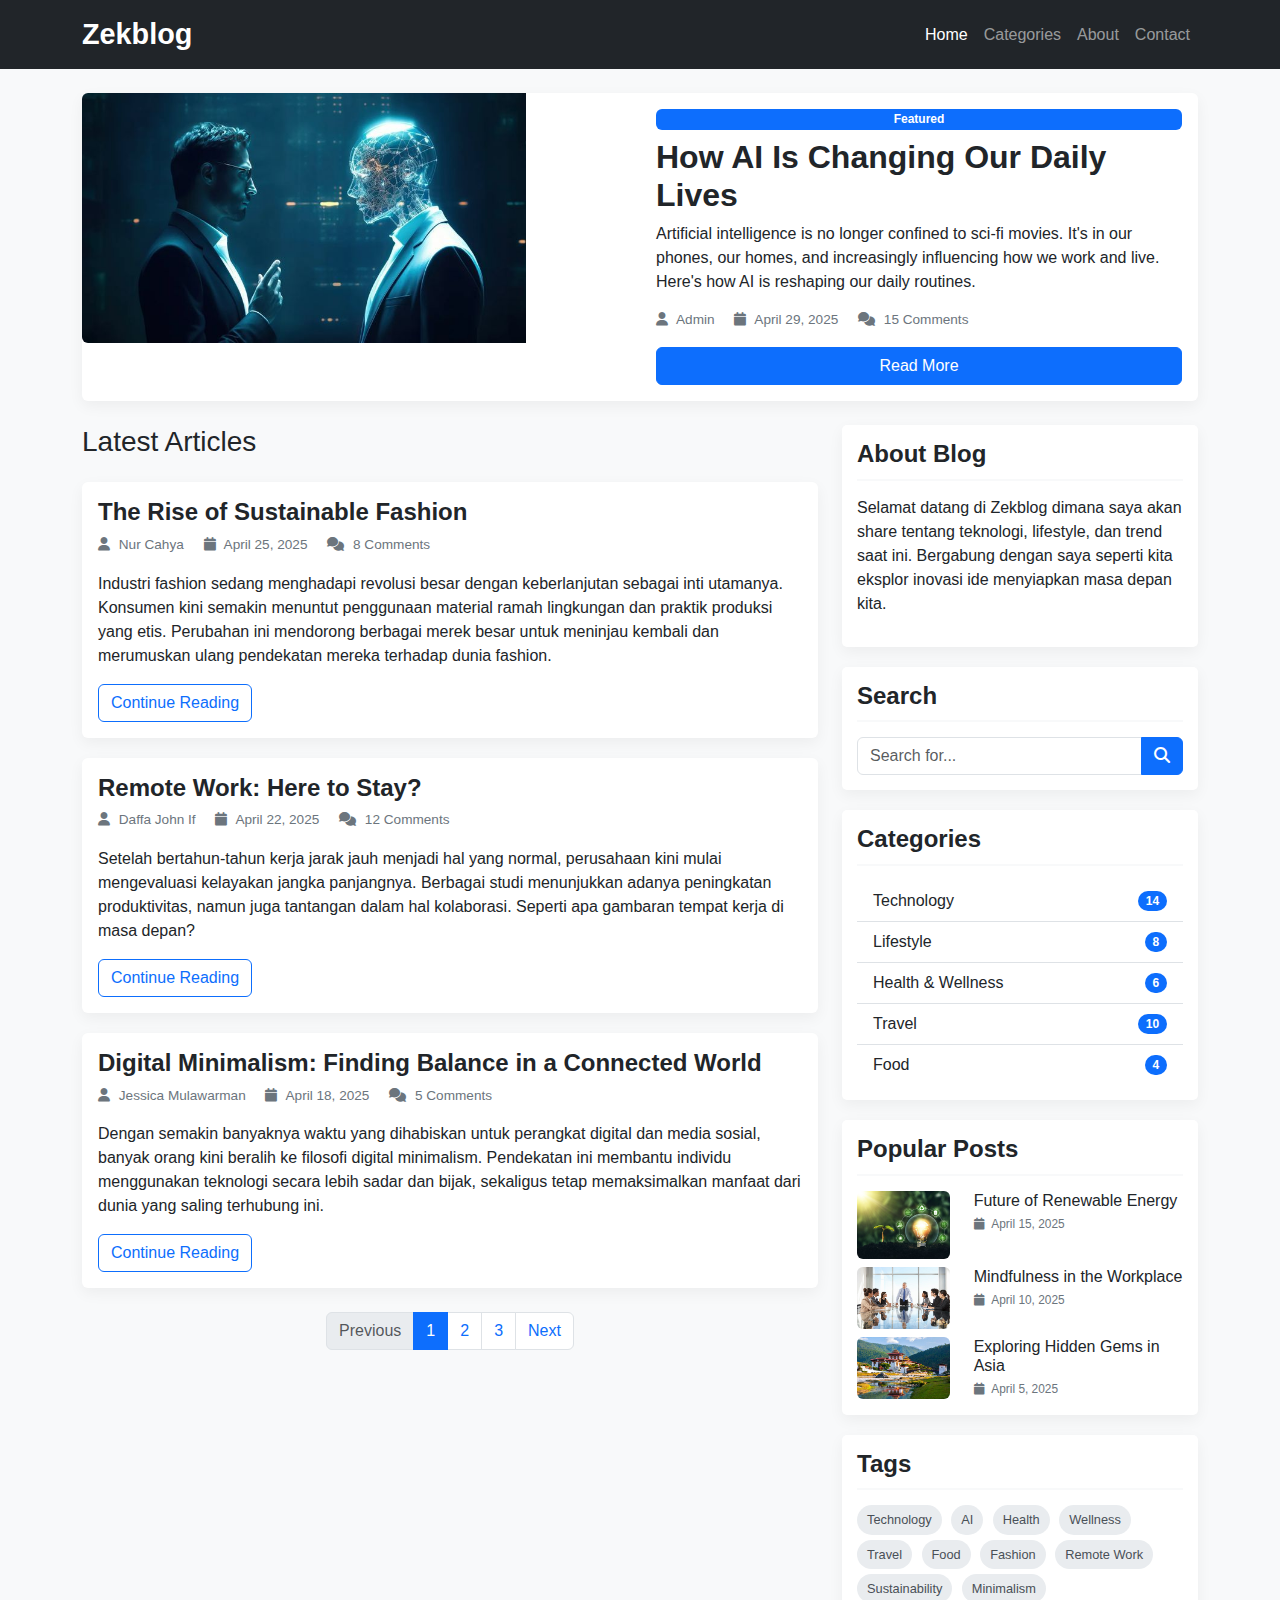
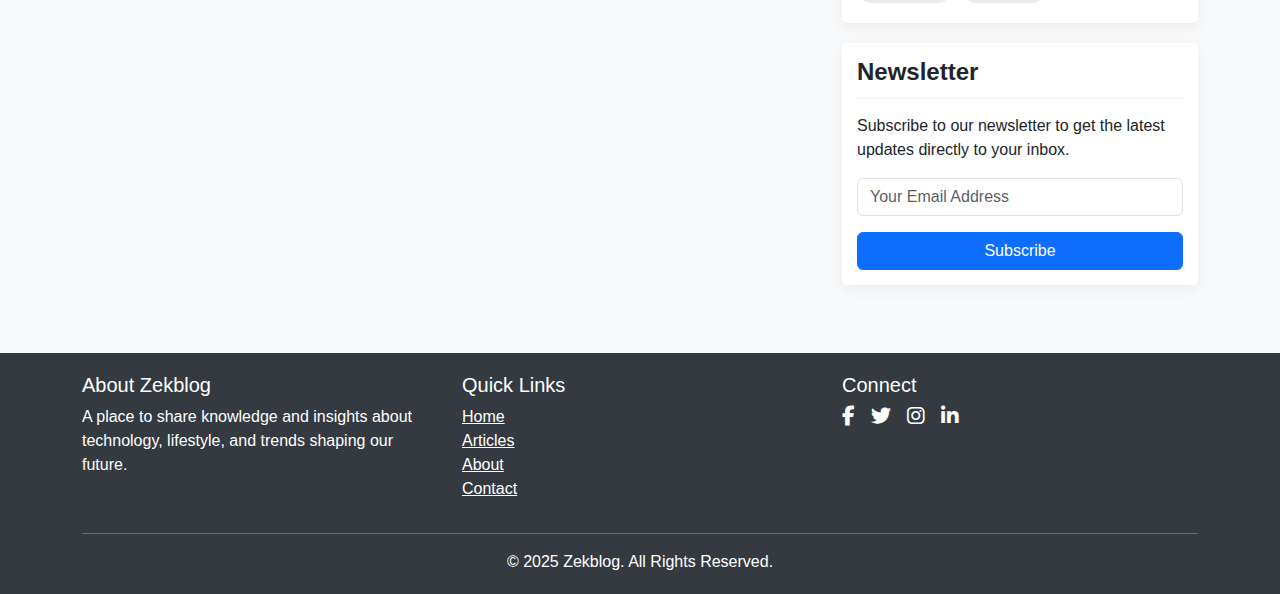
<file: index.html>
<!DOCTYPE html>
<html lang="en">
<head>
    <meta charset="UTF-8">
    <meta name="viewport" content="width=device-width, initial-scale=1.0">
    <title>Zekblog</title>
    <link href="https://cdnjs.cloudflare.com/ajax/libs/bootstrap/5.3.0/css/bootstrap.min.css" rel="stylesheet">
    <link href="https://cdnjs.cloudflare.com/ajax/libs/font-awesome/6.4.0/css/all.min.css" rel="stylesheet">
    <link href="styles.css" rel="stylesheet">
</head>
<body>
    <nav class="navbar navbar-expand-lg navbar-dark bg-dark">
        <div class="container">
            <a class="navbar-brand" href="index.html">Zekblog</a>
            <button class="navbar-toggler" type="button" data-bs-toggle="collapse" data-bs-target="#navbarNav" aria-controls="navbarNav" aria-expanded="false" aria-label="Toggle navigation">
                <span class="navbar-toggler-icon"></span>
            </button>
            <div class="collapse navbar-collapse" id="navbarNav">
                <ul class="navbar-nav ms-auto">
                    <li class="nav-item">
                        <a class="nav-link active" href="index.html">Home</a>
                    </li>
                    <li class="nav-item">
                        <a class="nav-link" href="#">Categories</a>
                    </li>
                    <li class="nav-item">
                        <a class="nav-link" href="#">About</a>
                    </li>
                    <li class="nav-item">
                        <a class="nav-link" href="#">Contact</a>
                    </li>
                </ul>
            </div>
        </div>
    </nav>

    <div class="container mt-4">
        <div class="card mb-4">
            <div class="row g-0">
                <div class="col-md-6">
                    <img src="/img/Futuristic Ai.jpeg" class="img-fluid rounded-start featured-post-img" alt="Featured post image">
                </div>
                <div class="col-md-6">
                    <div class="card-body d-flex flex-column h-100 justify-content-center">
                        <span class="badge bg-primary mb-2">Featured</span>
                        <h2 class="card-title">How AI Is Changing Our Daily Lives</h2>
                        <p class="card-text">Artificial intelligence is no longer confined to sci-fi movies. It's in our phones, our homes, and increasingly influencing how we work and live. Here's how AI is reshaping our daily routines.</p>
                        <div class="post-meta mb-3">
                            <span><i class="fas fa-user"></i> Admin</span>
                            <span class="ms-3"><i class="fas fa-calendar"></i> April 29, 2025</span>
                            <span class="ms-3"><i class="fas fa-comments"></i> 15 Comments</span>
                        </div>
                        <a href="artikel.html" class="btn btn-primary mt-auto">Read More</a>
                    </div>
                </div>
            </div>
        </div>
    </div>

    <div class="container">
        <div class="row">
            <div class="col-lg-8">
                <h3 class="mb-4">Latest Articles</h3>
                <div class="card">
                    <div class="card-body">
                        <h4 class="card-title">The Rise of Sustainable Fashion</h4>
                        <div class="post-meta mb-3">
                            <span><i class="fas fa-user"></i> Nur Cahya</span>
                            <span class="ms-3"><i class="fas fa-calendar"></i> April 25, 2025</span>
                            <span class="ms-3"><i class="fas fa-comments"></i> 8 Comments</span>
                        </div>
                        <p class="card-text">Industri fashion sedang menghadapi revolusi besar dengan keberlanjutan sebagai inti utamanya. Konsumen kini semakin menuntut penggunaan material ramah lingkungan dan praktik produksi yang etis. Perubahan ini mendorong berbagai merek besar untuk meninjau kembali dan merumuskan ulang pendekatan mereka terhadap dunia fashion.</p>
                        <a href="#" class="btn btn-outline-primary">Continue Reading</a>
                    </div>
                </div>
                
                <div class="card">
                    <div class="card-body">
                        <h4 class="card-title">Remote Work: Here to Stay?</h4>
                        <div class="post-meta mb-3">
                            <span><i class="fas fa-user"></i> Daffa John If</span>
                            <span class="ms-3"><i class="fas fa-calendar"></i> April 22, 2025</span>
                            <span class="ms-3"><i class="fas fa-comments"></i> 12 Comments</span>
                        </div>
                        <p class="card-text">Setelah bertahun-tahun kerja jarak jauh menjadi hal yang normal, perusahaan kini mulai mengevaluasi kelayakan jangka panjangnya. Berbagai studi menunjukkan adanya peningkatan produktivitas, namun juga tantangan dalam hal kolaborasi. Seperti apa gambaran tempat kerja di masa depan?</p>
                        <a href="#" class="btn btn-outline-primary">Continue Reading</a>
                    </div>
                </div>
                
                <div class="card">
                    <div class="card-body">
                        <h4 class="card-title">Digital Minimalism: Finding Balance in a Connected World</h4>
                        <div class="post-meta mb-3">
                            <span><i class="fas fa-user"></i> Jessica Mulawarman</span>
                            <span class="ms-3"><i class="fas fa-calendar"></i> April 18, 2025</span>
                            <span class="ms-3"><i class="fas fa-comments"></i> 5 Comments</span>
                        </div>
                        <p class="card-text">Dengan semakin banyaknya waktu yang dihabiskan untuk perangkat digital dan media sosial, banyak orang kini beralih ke filosofi digital minimalism. Pendekatan ini membantu individu menggunakan teknologi secara lebih sadar dan bijak, sekaligus tetap memaksimalkan manfaat dari dunia yang saling terhubung ini.</p>
                        <a href="#" class="btn btn-outline-primary">Continue Reading</a>
                    </div>
                </div>
                
                <nav aria-label="Page navigation" class="my-4">
                    <ul class="pagination justify-content-center">
                        <li class="page-item disabled">
                            <a class="page-link" href="#" tabindex="-1" aria-disabled="true">Previous</a>
                        </li>
                        <li class="page-item active"><a class="page-link" href="#">1</a></li>
                        <li class="page-item"><a class="page-link" href="#">2</a></li>
                        <li class="page-item"><a class="page-link" href="#">3</a></li>
                        <li class="page-item">
                            <a class="page-link" href="#">Next</a>
                        </li>
                    </ul>
                </nav>
            </div>
            
            <div class="col-lg-4">
                <div class="sidebar-item">
                    <h4 class="sidebar-title">About Blog</h4>
                    <p>Selamat datang di Zekblog dimana saya akan share tentang teknologi, lifestyle, dan trend saat ini. Bergabung dengan saya seperti kita eksplor inovasi ide menyiapkan masa depan kita.</p>
                </div>

                <div class="sidebar-item">
                    <h4 class="sidebar-title">Search</h4>
                    <div class="input-group">
                        <input type="text" class="form-control" placeholder="Search for...">
                        <button class="btn btn-primary" type="button">
                            <i class="fas fa-search"></i>
                        </button>
                    </div>
                </div>
                
                <div class="sidebar-item">
                    <h4 class="sidebar-title">Categories</h4>
                    <ul class="list-group list-group-flush">
                        <li class="list-group-item d-flex justify-content-between align-items-center">
                            Technology
                            <span class="badge bg-primary rounded-pill">14</span>
                        </li>
                        <li class="list-group-item d-flex justify-content-between align-items-center">
                            Lifestyle
                            <span class="badge bg-primary rounded-pill">8</span>
                        </li>
                        <li class="list-group-item d-flex justify-content-between align-items-center">
                            Health & Wellness
                            <span class="badge bg-primary rounded-pill">6</span>
                        </li>
                        <li class="list-group-item d-flex justify-content-between align-items-center">
                            Travel
                            <span class="badge bg-primary rounded-pill">10</span>
                        </li>
                        <li class="list-group-item d-flex justify-content-between align-items-center">
                            Food
                            <span class="badge bg-primary rounded-pill">4</span>
                        </li>
                    </ul>
                </div>
                
                <div class="sidebar-item">
                    <h4 class="sidebar-title">Popular Posts</h4>
                    <div class="row mb-2">
                        <div class="col-4">
                            <img src="/img/renew.jpeg" class="img-fluid rounded" alt="post thumbnail">
                        </div>
                        <div class="col-8">
                            <h6 class="mb-1">Future of Renewable Energy</h6>
                            <div class="post-meta">
                                <small><i class="fas fa-calendar"></i> April 15, 2025</small>
                            </div>
                        </div>
                    </div>
                    <div class="row mb-2">
                        <div class="col-4">
                            <img src="/img/workplace.jpeg" class="img-fluid rounded" alt="post thumbnail">
                        </div>
                        <div class="col-8">
                            <h6 class="mb-1">Mindfulness in the Workplace</h6>
                            <div class="post-meta">
                                <small><i class="fas fa-calendar"></i> April 10, 2025</small>
                            </div>
                        </div>
                    </div>
                    <div class="row">
                        <div class="col-4">
                            <img src="/img/asia.jpeg" class="img-fluid rounded" alt="post thumbnail">
                        </div>
                        <div class="col-8">
                            <h6 class="mb-1">Exploring Hidden Gems in Asia</h6>
                            <div class="post-meta">
                                <small><i class="fas fa-calendar"></i> April 5, 2025</small>
                            </div>
                        </div>
                    </div>
                </div>

                <div class="sidebar-item">
                    <h4 class="sidebar-title">Tags</h4>
                    <div>
                        <span class="tag">Technology</span>
                        <span class="tag">AI</span>
                        <span class="tag">Health</span>
                        <span class="tag">Wellness</span>
                        <span class="tag">Travel</span>
                        <span class="tag">Food</span>
                        <span class="tag">Fashion</span>
                        <span class="tag">Remote Work</span>
                        <span class="tag">Sustainability</span>
                        <span class="tag">Minimalism</span>
                    </div>
                </div>
                
                <div class="sidebar-item">
                    <h4 class="sidebar-title">Newsletter</h4>
                    <p>Subscribe to our newsletter to get the latest updates directly to your inbox.</p>
                    <form>
                        <div class="mb-3">
                            <input type="email" class="form-control" placeholder="Your Email Address">
                        </div>
                        <button type="submit" class="btn btn-primary w-100">Subscribe</button>
                    </form>
                </div>
            </div>
        </div>
    </div>

    <footer class="footer mt-5">
        <div class="container">
            <div class="row">
                <div class="col-md-4">
                    <h5>About Zekblog</h5>
                    <p>A place to share knowledge and insights about technology, lifestyle, and trends shaping our future.</p>
                </div>
                <div class="col-md-4">
                    <h5>Quick Links</h5>
                    <ul class="list-unstyled">
                        <li><a href="#" class="text-white">Home</a></li>
                        <li><a href="#" class="text-white">Articles</a></li>
                        <li><a href="#" class="text-white">About</a></li>
                        <li><a href="#" class="text-white">Contact</a></li>
                    </ul>
                </div>
                <div class="col-md-4">
                    <h5>Connect</h5>
                    <div class="d-flex">
                        <a href="#" class="me-3 text-white"><i class="fab fa-facebook-f fa-lg"></i></a>
                        <a href="#" class="me-3 text-white"><i class="fab fa-twitter fa-lg"></i></a>
                        <a href="#" class="me-3 text-white"><i class="fab fa-instagram fa-lg"></i></a>
                        <a href="#" class="me-3 text-white"><i class="fab fa-linkedin-in fa-lg"></i></a>
                    </div>
                </div>
            </div>
            <hr class="bg-light">
            <div class="text-center">
                <p class="mb-0">© 2025 Zekblog. All Rights Reserved.</p>
            </div>
        </div>
    </footer>

    <script src="https://cdnjs.cloudflare.com/ajax/libs/bootstrap/5.3.0/js/bootstrap.bundle.min.js"></script>
</body>
</html>
</file>
<file: styles.css>
body {
  background-color: #f8f9fa;
  font-family: 'Segoe UI', Tahoma, Geneva, Verdana, sans-serif;
}

.navbar-brand {
  font-weight: bold;
  font-size: 1.8rem;
}
        
.card {
  transition: transform 0.3s ease;
  margin-bottom: 20px;
  border: none;
  box-shadow: 0 5px 15px rgba(0,0,0,0.05);
}

.card:hover {
  transform: translateY(-5px);
}

.card-title {
  font-weight: 600;
}

.sidebar-item {
  padding: 15px;
  border-radius: 5px;
  background-color: white;
  margin-bottom: 20px;
  box-shadow: 0 5px 15px rgba(0,0,0,0.05);
}

.sidebar-title {
  font-weight: 600;
  border-bottom: 2px solid #f8f9fa;
  padding-bottom: 10px;
  margin-bottom: 15px;
}

.tag {
  display: inline-block;
  background-color: #e9ecef;
  padding: 5px 10px;
  border-radius: 20px;
  margin-right: 5px;
  margin-bottom: 5px;
  font-size: 0.8rem;
  color: #495057;
}

.tag:hover {
  background-color: #007bff;
  color: white;
  cursor: pointer;
}

.footer {
  background-color: #343a40;
  color: #ffffff;
  padding: 20px 0;
}

.featured-post-img {
  height: 250px;
  object-fit: cover;
}

.post-meta {
  font-size: 0.85rem;
  color: #6c757d;
}

.post-meta i {
  margin-right: 5px;
}
</file>
